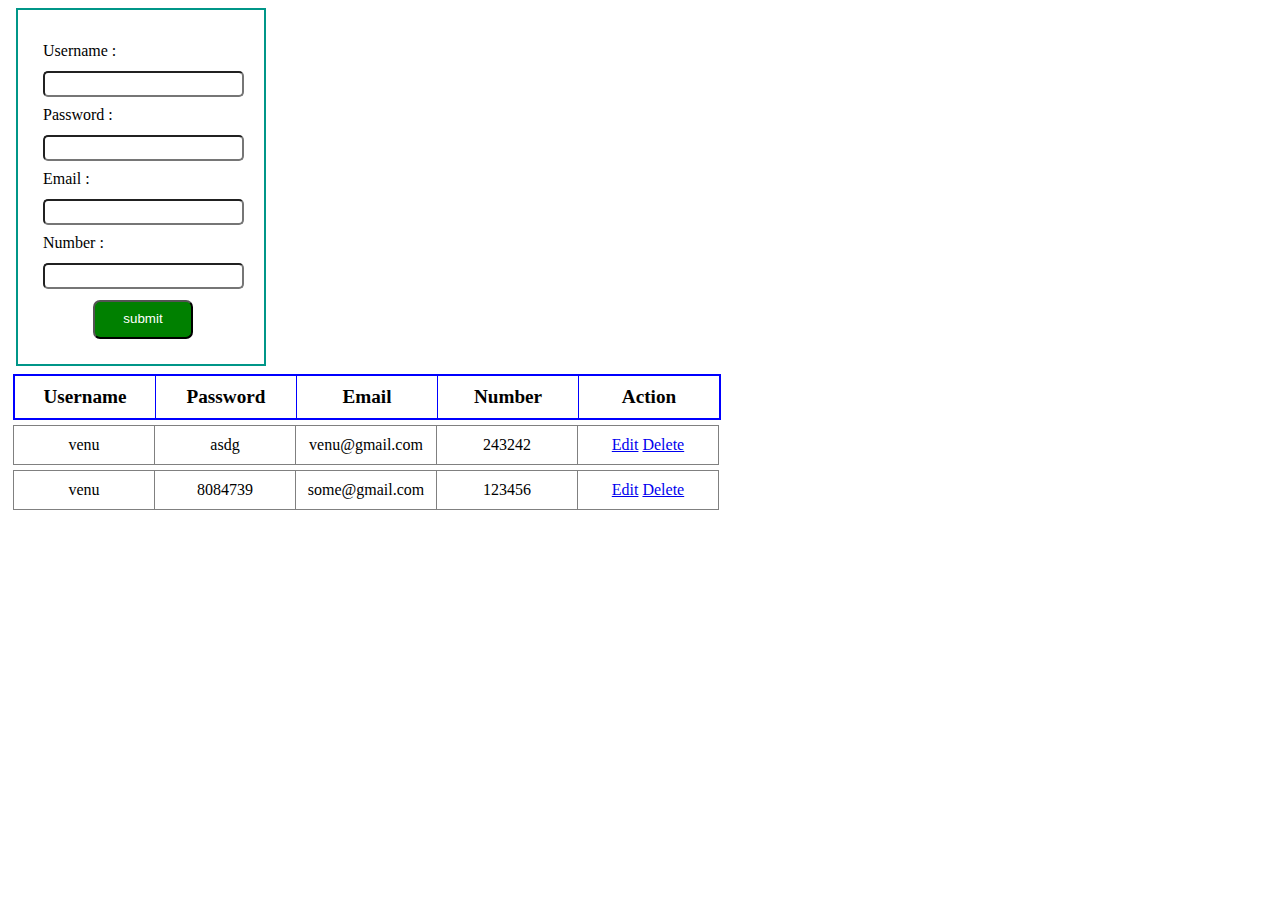
<file: index.html>
<!DOCTYPE html>
<html lang="en">

<head>
    <meta charset="UTF-8">
    <meta name="viewport" content="width=device-width, initial-scale=1.0">
    <title>Crud creating using Arrays & Objects</title>
    <link rel="stylesheet" href="./index.css">
</head>

<body>
    <!-- <div class="container">
        <div id="aForm">
            <label for="name">Name</label>
            <input type=" text" id="name">
            <label for="Number">Number</label>
            <input type="number" id="number">
            <label for="Age">Age</label>
            <input type="number" id="age">
            <button onclick="myFunction()">submit</button>
        </div>

        <div id="one">
            <div class="header">
                <div>Name</div>
                <div>Number</div>
                <div>Age</div>
                <div>Acion</div>
            </div>

            <div id="get"></div>
        </div>
    </div> -->




    <div class="container">

        <div class="header">
            <form class="form">
                <label for="username">Username : </label>
                <input type="text" name="username" id="userName">
                <label for="password">Password :</label>
                <input type="password" name="password" id="passWord">
                <label for="email">Email :</label>
                <input type="email" name="email" id="eMail">
                <label for="number">Number :</label>
                <input type="number" name="number" id="nuMber">

                <button onclick="getInputs()">submit</button>
            </form>
        </div>



        <div>
            <table class="table" border="1">
                <tr>
                    <th>Username</th>
                    <th>Password</th>
                    <th>Email</th>
                    <th>Number</th>
                    <th>Action</th>
                </tr>
            </table>
        </div>

        <div id="body">

        </div>
    </div>













    <script src="./main.js"></script>
</body>

</html>
</file>
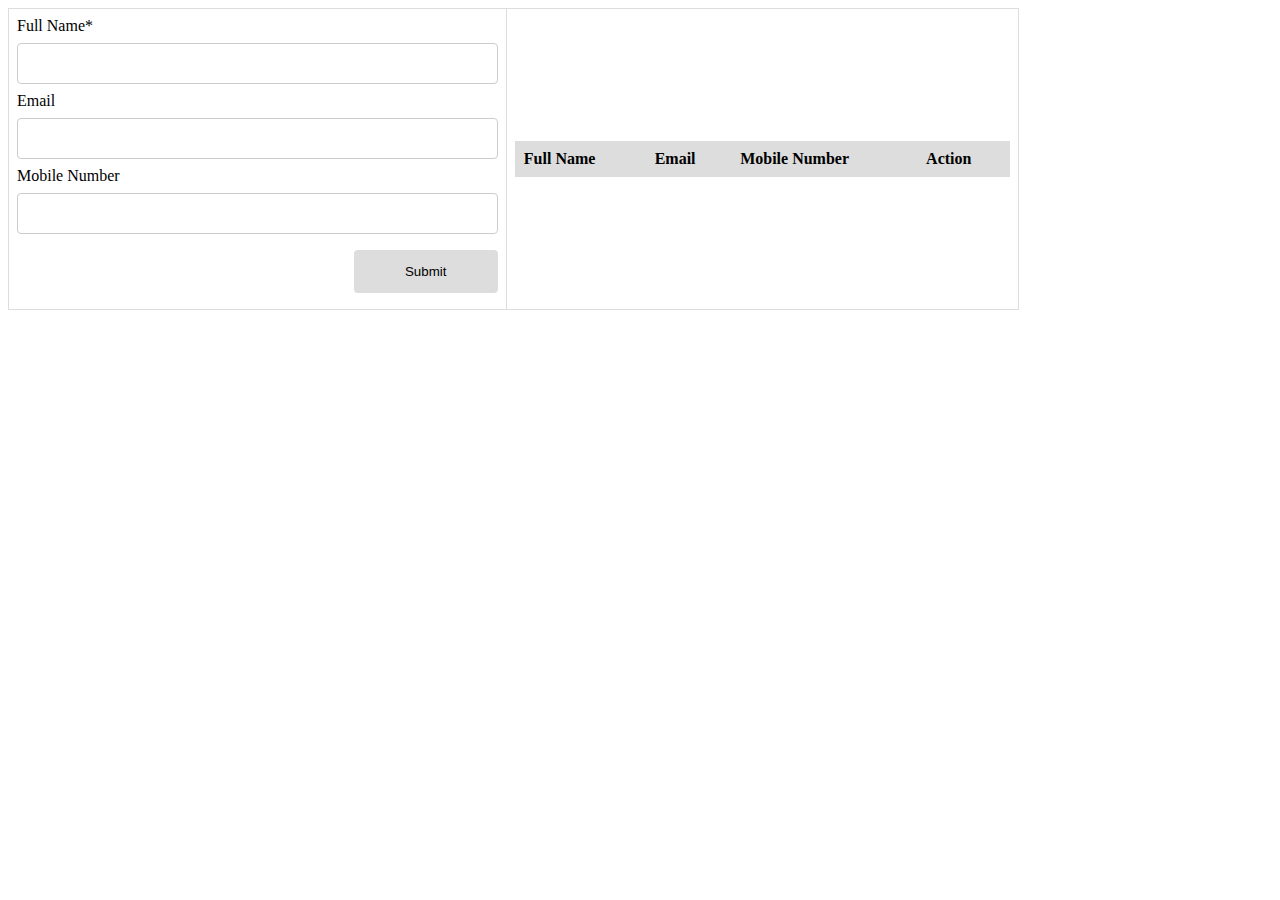
<file: crud 1.html>
<!DOCTYPE html>
<html>

<head>
    <title>
        CRUD Operation1 with Javascript
    </title>
    <link rel="stylesheet" href="crud 1.css">
</head>

<body>
    <table>
        <tr>
            <td>
                <form onsubmit="event.preventDefault();onFormSubmit();" autocomplete="off">
                
                    <div>
                        <label>Full Name*</label><label class="validation-error hide" id="fullNameValidationError">This field is required.</label>
                        <input type="text" name="fullName" id="fullName">
                    </div>
                    <div>
                        <label>Email</label>
                        <input type="email" name="email" id="email">
                    </div>
                    <div>
                        <label>Mobile Number</label>
                        <input type="number" name="mobileNumber" id="mobileNumber">
                    </div>
                    
                    <div  class="form-action-buttons">
                        <input type="submit" value="Submit">
                    </div>
                </form>
            </td>
            <td>
                <table class="list" id="tablelist">
                    <thead>
                        <tr>
                            <th>Full Name</th>
                            <th>Email</th>
                            <th>Mobile Number</th>
                            <th>Action</th>
                        </tr>
                    </thead>
                    <tbody>

                    </tbody>
                </table>
            </td>
        </tr>
    </table>
    <script src="crud 1.js"></script>
</body>

</html>
</file>
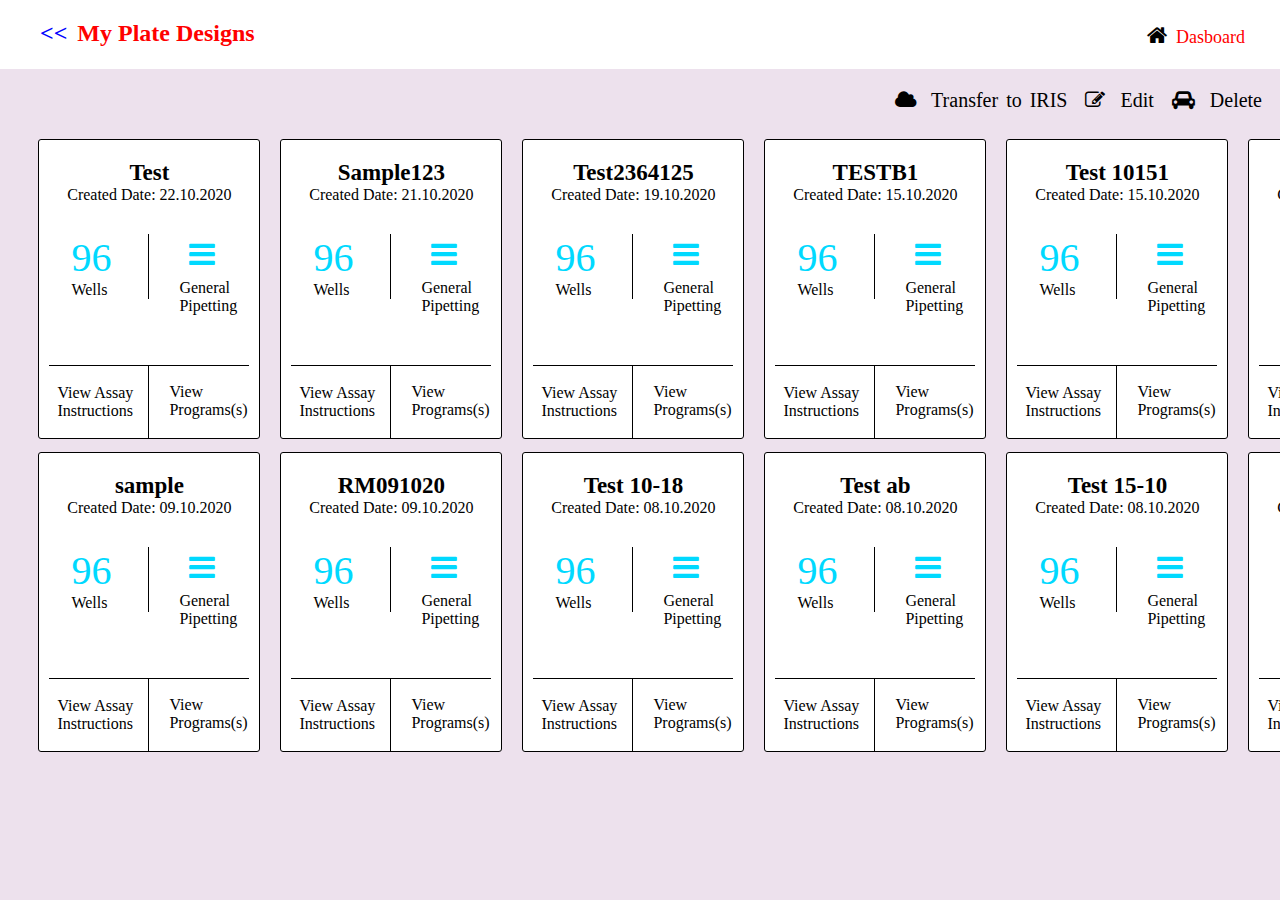
<file: grid.html>
<!DOCTYPE html>
<html lang="en">

<head>
    <meta charset="UTF-8">
    <meta name="viewport" content="width=device-width, initial-scale=1.0">
    <title>Grid</title>
    <link rel="stylesheet" href="grid.css">
    <link rel="stylesheet" href="https://cdnjs.cloudflare.com/ajax/libs/font-awesome/4.7.0/css/font-awesome.min.css">
</head>

<body>
    <div class="header">
        <h2>My Plate Designs</h2>
        <i class="fa fa-home">Dasboard</i>
    </div>

    <div class="icons">
        <i class="fa fa-cloud">Transfer to IRIS</i>
        <i class="fa fa-edit">Edit</i>
        <i class="fa fa-car">Delete</i>
    </div>

    <div class="container">

        <div class="same">
            <h3>Test</h3>
            <p class="date">Created Date: 22.10.2020</p>
            <p class="wells">96 <br> Wells</p>
            <i class="fa fa-bars"></i>
            <p class="pipetting">General <br> Pipetting</p>
            <p class="bottomline"></p>
            <p class="sideline"></p>
            <p class="view">View Assay <br> Instructions</p>
            <p class="Program">View <br> Programs(s)</p>
        </div>

        <div class="same">
            <h3>Sample123</h3>
            <p class="date">Created Date: 21.10.2020</p>
            <p class="wells">96 <br> Wells</p>
            <i class="fa fa-bars"></i>
            <p class="pipetting">General <br> Pipetting</p>
            <p class="bottomline"></p>
            <p class="sideline"></p>
            <p class="view">View Assay <br> Instructions</p>
            <p class="Program">View <br> Programs(s)</p>
        </div>

        <div class="same">
            <h3>Test2364125</h3>
            <p class="date">Created Date: 19.10.2020</p>
            <p class="wells">96 <br> Wells</p>
            <i class="fa fa-bars"></i>
            <p class="pipetting">General <br> Pipetting</p>
            <p class="bottomline"></p>
            <p class="sideline"></p>
            <p class="view">View Assay <br> Instructions</p>
            <p class="Program">View <br> Programs(s)</p>
        </div>

        <div class="same">
            <h3>TESTB1</h3>
            <p class="date">Created Date: 15.10.2020</p>
            <p class="wells">96 <br> Wells</p>
            <i class="fa fa-bars"></i>
            <p class="pipetting">General <br> Pipetting</p>
            <p class="bottomline"></p>
            <p class="sideline"></p>
            <p class="view">View Assay <br> Instructions</p>
            <p class="Program">View <br> Programs(s)</p>
        </div>

        <div class="same">
            <h3>Test 10151</h3>
            <p class="date">Created Date: 15.10.2020</p>
            <p class="wells">96 <br> Wells</p>
            <i class="fa fa-bars"></i>
            <p class="pipetting">General <br> Pipetting</p>
            <p class="bottomline"></p>
            <p class="sideline"></p>
            <p class="view">View Assay <br> Instructions</p>
            <p class="Program">View <br> Programs(s)</p>
        </div>

        <div class="same">
            <h3>Samp-10/15</h3>
            <p class="date">Created Date: 09.10.2020</p>
            <p class="wells">96 <br> Wells</p>
            <i class="fa fa-bars"></i>
            <p class="pipetting">General <br> Pipetting</p>
            <p class="bottomline"></p>
            <p class="sideline"></p>
            <p class="view">View Assay <br> Instructions</p>
            <p class="Program">View <br> Programs(s)</p>
        </div>

        <div class="same">
            <h3>sample</h3>
            <p class="date">Created Date: 09.10.2020</p>
            <p class="wells">96 <br> Wells</p>
            <i class="fa fa-bars"></i>
            <p class="pipetting">General <br> Pipetting</p>
            <p class="bottomline"></p>
            <p class="sideline"></p>
            <p class="view">View Assay <br> Instructions</p>
            <p class="Program">View <br> Programs(s)</p>
        </div>

        <div class="same">
            <h3>RM091020</h3>
            <p class="date">Created Date: 09.10.2020</p>
            <p class="wells">96 <br> Wells</p>
            <i class="fa fa-bars"></i>
            <p class="pipetting">General <br> Pipetting</p>
            <p class="bottomline"></p>
            <p class="sideline"></p>
            <p class="view">View Assay <br> Instructions</p>
            <p class="Program">View <br> Programs(s)</p>
        </div>

        <div class="same">
            <h3>Test 10-18</h3>
            <p class="date">Created Date: 08.10.2020</p>
            <p class="wells">96 <br> Wells</p>
            <i class="fa fa-bars"></i>
            <p class="pipetting">General <br> Pipetting</p>
            <p class="bottomline"></p>
            <p class="sideline"></p>
            <p class="view">View Assay <br> Instructions</p>
            <p class="Program">View <br> Programs(s)</p>
        </div>

        <div class="same">
            <h3>Test ab</h3>
            <p class="date">Created Date: 08.10.2020</p>
            <p class="wells">96 <br> Wells</p>
            <i class="fa fa-bars"></i>
            <p class="pipetting">General <br> Pipetting</p>
            <p class="bottomline"></p>
            <p class="sideline"></p>
            <p class="view">View Assay <br> Instructions</p>
            <p class="Program">View <br> Programs(s)</p>
        </div>

        <div class="same">
            <h3>Test 15-10</h3>
            <p class="date">Created Date: 08.10.2020</p>
            <p class="wells">96 <br> Wells</p>
            <i class="fa fa-bars"></i>
            <p class="pipetting">General <br> Pipetting</p>
            <p class="bottomline"></p>
            <p class="sideline"></p>
            <p class="view">View Assay <br> Instructions</p>
            <p class="Program">View <br> Programs(s)</p>
        </div>

        <div class="same">
            <h3>Test 10-15-2020</h3>
            <p class="date">Created Date: 29.09.2020</p>
            <p class="wells">96 <br> Wells</p>
            <i class="fa fa-bars"></i>
            <p class="pipetting">General <br> Pipetting</p>
            <p class="bottomline"></p>
            <p class="sideline"></p>
            <p class="view">View Assay <br> Instructions</p>
            <p class="Program">View <br> Programs(s)</p>
        </div>

    </div>

    <script src="./grid.js"></script>
</body>

</html>
</file>
<file: index.css>
/* .header{


    font-weight: bold;
    font-size: large;
}

.header,.row{
    display: flex;
    flex-wrap: wrap;
}
.header div,.row div{
    padding: 10px;
    min-width: 100px;
    margin: 5px;
} */

table,tr,th,td{
    padding: 10px;
    margin: 5px;
    min-width: 120px;
    border-collapse: collapse

};

table.table {
    font-size: larger;
    border: 2px solid blue;
}
div#body {
    text-align: center;
}
table.table {
    font-size: larger;
    border: 2px solid blue;
}


.header {
    width: 212px;
    border: 2px solid #009688;
    padding: 17px;
    margin: 8px;
}
form.form {
    line-height: 2;
    padding: 8px;
    margin: auto;
}
input {
    width: 193px;
    border-radius: 5px;
    height: 20px;
}
button {
    text-align: center;
    padding: 4px;
    margin-left: 50px;
    background: green;
    color: white;
    width: 100px;
    border-radius: 7px;
    line-height: 2;
    /* font-size: 11px; */
    margin-top: 9px;
}
</file>
<file: crud 1.css>
body > table{
    width: 80%;
}

table{
    border-collapse: collapse;
}
table.list{
    width:100%;
}

td, th {
    border: 1px solid #dddddd;
    text-align: left;
    padding: 8px;
}
tr:nth-child(even),table.list thead>tr {
    background-color: #dddddd;
}

input[type=text], input[type=number],input[type=email] {
    width: 100%;
    padding: 12px 20px;
    margin: 8px 0;
    display: inline-block;
    border: 1px solid #ccc;
    border-radius: 4px;
    box-sizing: border-box;
}

input[type=submit]{
    width: 30%;
    background-color: #ddd;
    color: #000;
    padding: 14px 20px;
    margin: 8px 0;
    border: none;
    border-radius: 4px;
    cursor: pointer;
}
input[type=submit]:hover {
    background-color: green;
    color: white;
}

form div.form-action-buttons{
    text-align: right;
}

a{
    cursor: pointer;
    text-decoration: underline;
    color: #0000ee;
    margin-right: 4px;
}

label.validation-error{
    color:   red;
    margin-left: 5px;
}

.hide{
    display:none;
}
</file>
<file: grid.css>
*{
      margin: 0;
      padding: 0;
      box-sizing: border-box;
}
body{
      background-color: rgba(177, 125, 177, 0.233);
      /* color: white; */
}

.header{
      width: 100%;
      background-color: white;
      padding: 10px;
}
.header h2{
      color: red;
      position: relative;
      top: 10px;
      margin-left: 30px;
}
.header h2::before{
      content: "<<";
      color: blue;
      font-weight: bolder;
      /* font-size: xx-large; */
      margin-right: 10px;
}
.header i{
      text-align: right;
      display: block;
      position: relative;
      top: -13px;
      font-size: 18px;
      color: red;    
      margin-right: 25px; 
}
.header i::before{
      color: black;
      font-size: 22px;
      margin-right: 9px;
}

.icons{
      display: block;
      float: right;
      font-size: 20px;
      margin-top: 20px;
      margin-right: 18px;
      /* word-break: break-all; */
      word-spacing: 3px;
}
.icons i::before{
      margin-right: 15px;
      /* display: block; */
      margin-left: 10px;
      font-size: 20px;
}

.container{
      width: 94%;
      margin: 0 auto;
      margin-top: 70px;
      display: grid;
      grid-template-columns: repeat(6, 222px);
      grid-template-rows: repeat(2,300px);
      grid-row-gap: 13px;
      grid-column-gap: 20px;
}

.same{
      /* border: 2px solid white; */
      background-color:white;
      border-radius: 3px;
      padding: 10px;
      border: 1px solid black;
}
h3{
      text-align: center;
      margin-top: 10px;
      font-size: 23px;
}
.date{
      text-align: center;
}
.wells{
      margin-top: 30px;
      margin-left: 22px;
      border-right: 1px solid black;
      margin-right: 100px;
}
.wells::first-line{
      font-size: 40px;
      color: rgb(0, 217, 255);
}
.same i{
      position: relative;
      top: -60px;
      left: 140px;
      font-size: 30px;
      color: rgb(0, 217, 255);
}
.pipetting{
      position: relative;
      top: -50px;
      left: 130px;
      margin-right: 40px;
}
.bottomline{
      border-top: 1px solid black;
      
}
.view{
      position: relative;
      top: -55px;
      margin-left: 8px;
}
p.Program {
      position: relative;
      left: 120px;
      top: -92px; 
      /* margin-right: 8px;     */
}
p.Program::first-line{
      text-indent: 18px;
}

.sideline{
      border-left: 1px solid black;
      height: 73px;
      position: relative;
      left: 102px;
      margin-left: -3px;
      top: -1px;
}
</file>
